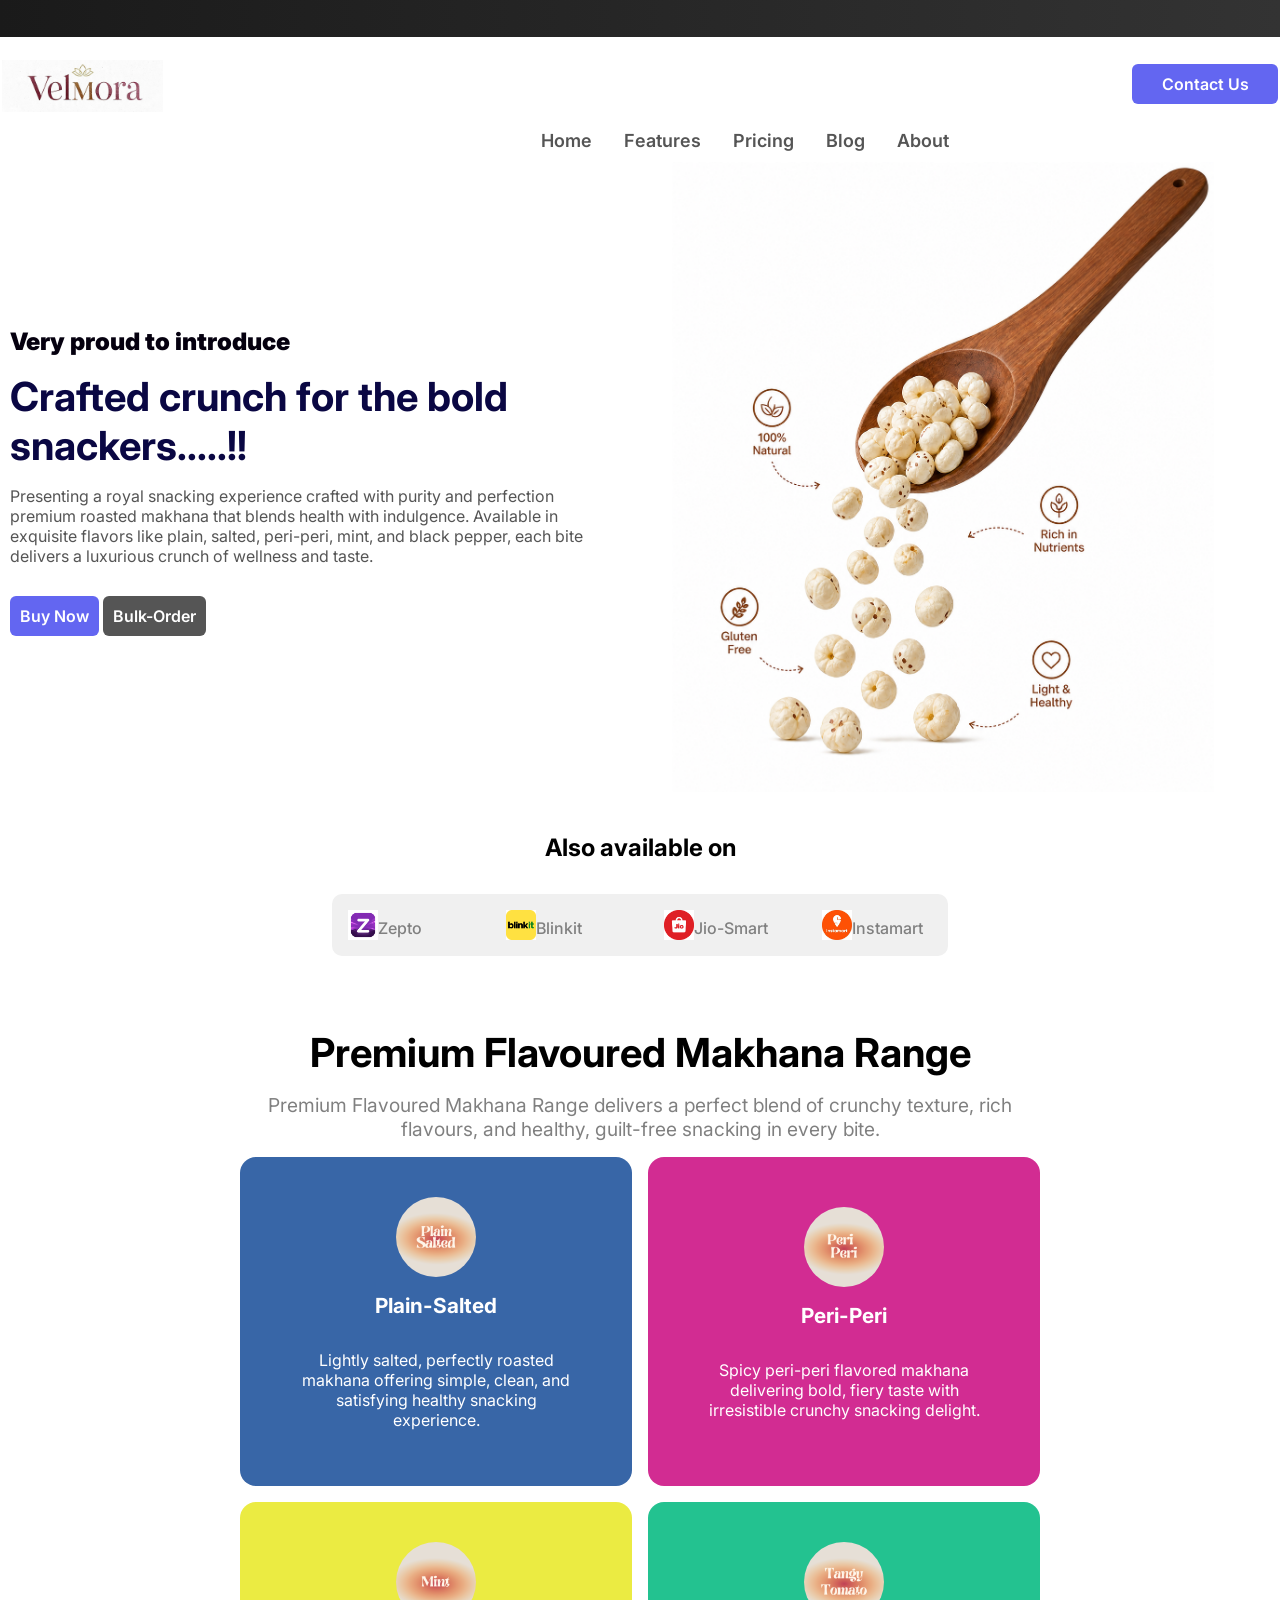
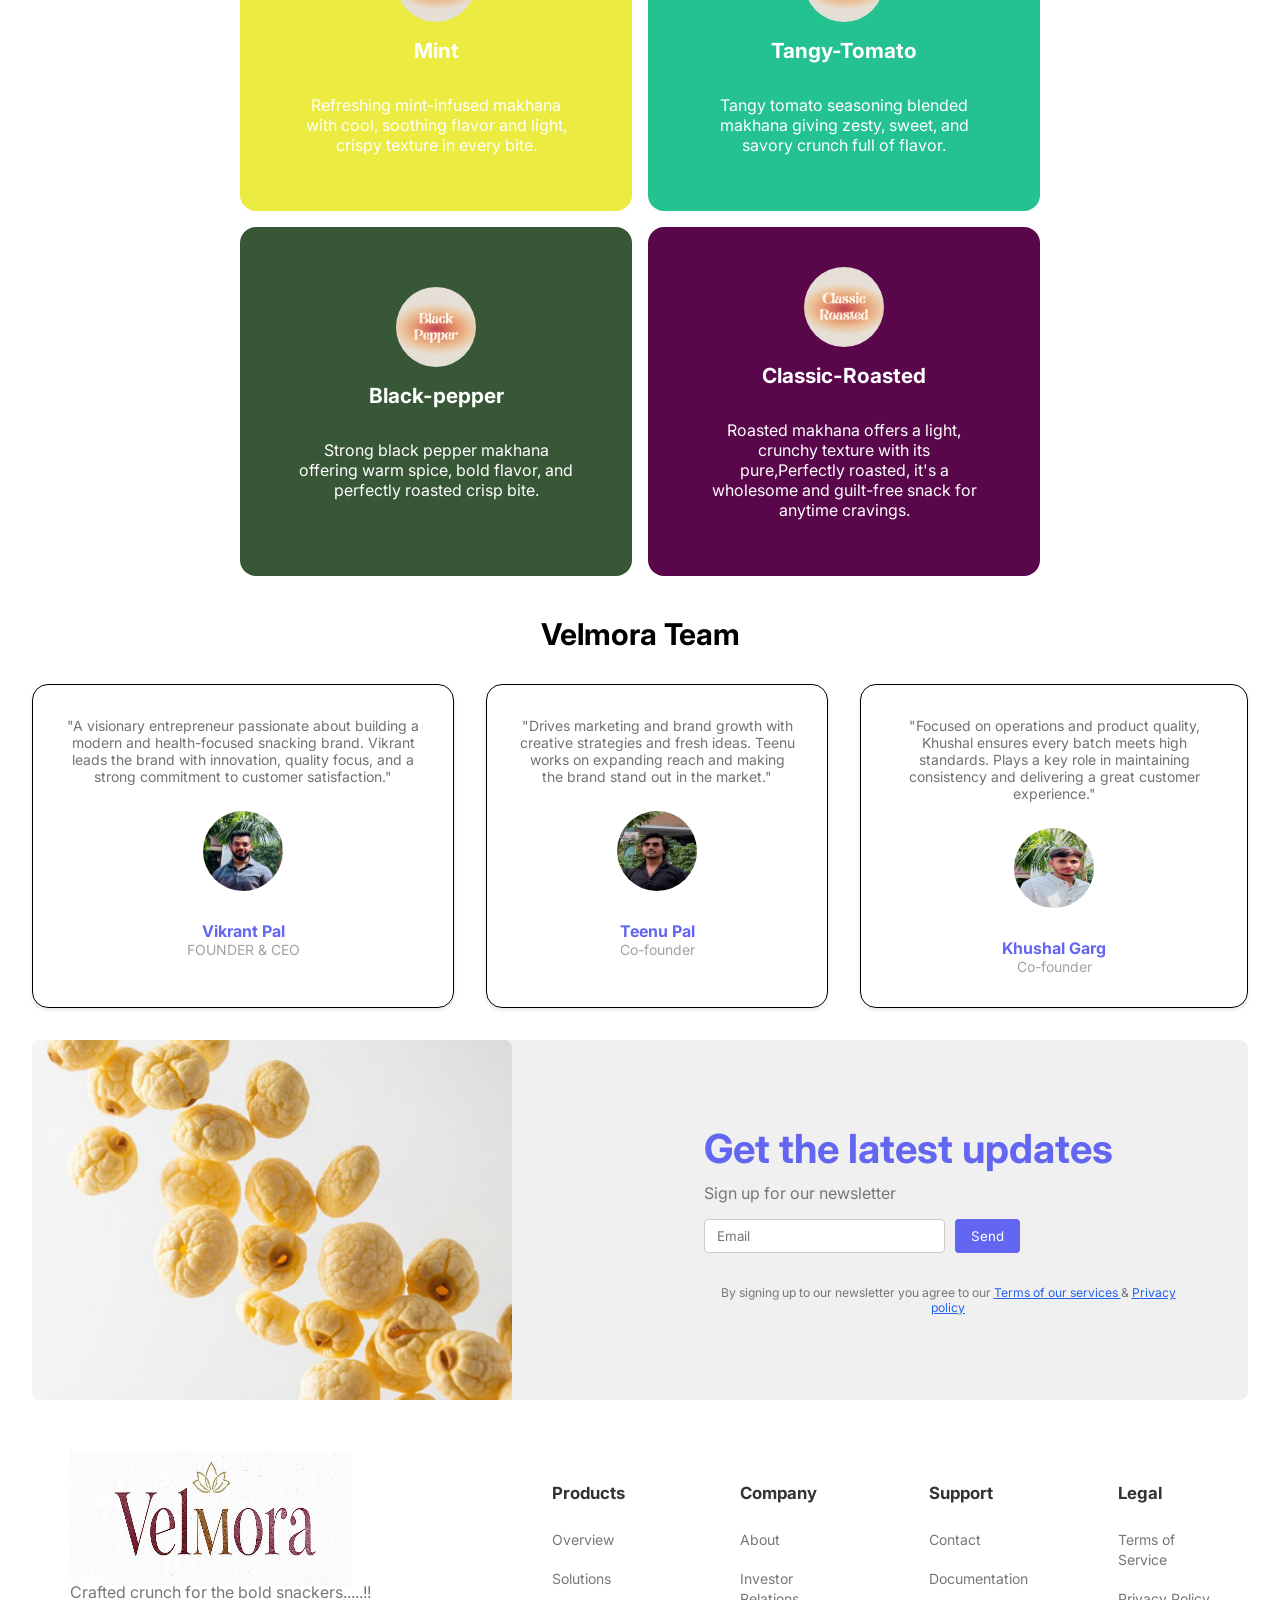
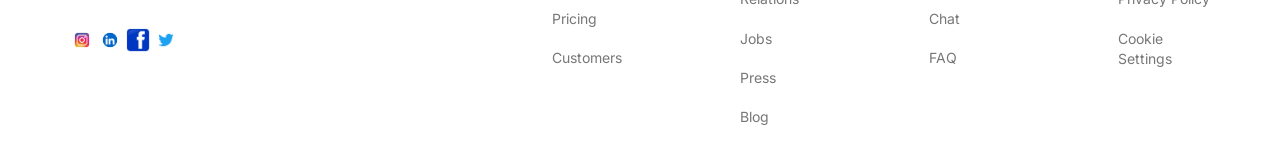
<file: index.html>
<!DOCTYPE html>
<html lang="en">
<head>
    <meta charset="UTF-8">
    <meta name="viewport" content="width=device-width, initial-scale=1.0">
    <title>Velmora</title>
    <link rel="stylesheet" href="style.css">
</head>
<body>
    <div class="header">
        <header class="header-content">
            <a href="#logo" class="logo">
                <img src="images/logo.jpeg" alt="logoImage" class="logo-icon"/>   
            </a>
            <nav class="nav">
                <a href="#home" class="nav-link">Home</a>
                <a href="features.html" class="nav-link">Features</a>
                <a href="pricing.html" class="nav-link">Pricing</a>
                <a href="blog.html" class="nav-link">Blog</a>
                <a href="about.html" class="nav-link">About</a>
            </nav>

            <a href="contact" class="contact-button">
                Contact Us
            </a>
            
            <div class="top-banner">
                <div class="scroll-text">
                    🚚 Free Delivery on Orders Above ₹499 &nbsp;&nbsp;&nbsp; | &nbsp;&nbsp;&nbsp;
                    🌿 100% Natural Makhana &nbsp;&nbsp;&nbsp; | &nbsp;&nbsp;&nbsp;
                    💥 Flat 20% OFF on First Order &nbsp;&nbsp;&nbsp; | &nbsp;&nbsp;&nbsp;
                    Velmora by young Entrepreneurs, Founder - Vikrant Pal, Co-founder - Teenu Singh and Khushal Garg. 
                </div>
            </div>
        </header>
    </div>

    <div class="content">
        <section class="main-section">
            <div class="content-left">
                <p class="section-label">Very proud to introduce</p>
                <h1 class="section-title">Crafted crunch for the bold snackers.....!!</h1>
                <p class="section-description">
                    Presenting a royal snacking experience crafted with purity and perfection premium
                    roasted makhana that blends health with indulgence. Available in exquisite flavors
                    like plain, salted, peri-peri, mint, and black pepper, each bite delivers a luxurious
                    crunch of wellness and taste.

                </p>
                <div class="button-group">
                    <a href="#start" class="start-button">Buy Now</a>
                    <a href="#tour" class="tour-button">Bulk-Order</a>
                </div>
            </div>

            <div class="content-right">

                <div class="image-container">
                    <img src="images/makhana.png" alt="sectionImage"  class="section-image" />
                </div>

            </div>

        </section>
    </div>

    <div class="company-container">
        <h2>Also available on</h2>
        <div class="company-grid">
            <div class="company-logo">
                <img src="images/zepto.jpg"  class="google-logo" />
                <span class="logo-text">Zepto</span>
            </div>

            <div class="company-logo">
                <img src="images/blinkit.png"  class="microsoft" />
                <span class="logo-text">Blinkit</span>
            </div>

            <div class="company-logo">
                <img src="images/jio-smart.png"  class="linkedln-logo" />
                <span class="logo-text">Jio-Smart</span>
            </div>

            <div class="company-logo">
                <img src="images/instamart.jpg" class="edu-logo" />
                <span class="logo-text">Instamart</span>
            </div>


        </div>
    </div>

    <div class="feature-container">
        <div class="feature-content">
            <div class="main-info">
                <h2 class="main-title">Premium Flavoured Makhana Range</h2>
                <p class="main-description">Premium Flavoured Makhana Range delivers
                 a perfect blend of crunchy texture, rich flavours, and healthy, guilt-free 
                 snacking in every bite.</p>
            </div>
            <div class="feature-grid">

                <!--card 1-->

                <div class="feature-card">
                    <div class="icon-container">
                        <img class="feature-svg" src="images/Plain.png" />
                    </div>
                    <div class="feature-info">
                        <div class="feature-title">
                            Plain-Salted
                        </div>
                        <div class="feature-description">
                            Lightly salted, perfectly roasted makhana offering simple,
                            clean, and satisfying healthy snacking experience.
                        </div>
                    </div>
                </div>


                <!--2-->


                <div class="feature-card">
                    <div class="icon-container">
                        <img class="feature-svg" src="images/peri-peri.png" />
                    </div>
                    <div class="feature-info">
                        <div class="feature-title">
                            Peri-Peri
                        </div>
                        <div class="feature-description">
                            Spicy peri-peri flavored makhana delivering bold, fiery
                            taste with irresistible crunchy snacking delight.
                        </div>
                    </div>
                </div>


                <!--3-->

                <div class="feature-card">
                    <div class="icon-container">
                        <img class="feature-svg" src="images/mint.png" />
                    </div>
                    <div class="feature-info">
                        <div class="feature-title">
                            Mint
                        </div>
                        <div class="feature-description">
                            Refreshing mint-infused makhana with cool, soothing flavor
                            and light, crispy texture in every bite.
                        </div>
                    </div>
                </div>


                <!--4-->

                <div class="feature-card">
                    <div class="icon-container">
                        <img class="feature-svg" src="images/tangy-tomato.png" />
                    </div>
                    <div class="feature-info">
                        <div class="feature-title">
                            Tangy-Tomato
                        </div>
                        <div class="feature-description">
                           Tangy tomato seasoning blended makhana giving zesty, sweet, and savory crunch full of flavor.
                        </div>
                    </div>
                </div>



                <!--5-->

                <div class="feature-card">
                    <div class="icon-container">
                        <img class="feature-svg" src="images/black-pepper.png" />
                    </div>
                    <div class="feature-info">
                        <div class="feature-title">
                            Black-pepper
                        </div>
                        <div class="feature-description">
                            Strong black pepper makhana offering warm spice, bold flavor,
                            and perfectly roasted crisp bite.
                        </div>
                    </div>
                </div>


                <!--6-->

                <div class="feature-card">
                    <div class="icon-container">
                        <img class="feature-svg" src="images/classic-roasted.png" />
                    </div>
                    <div class="feature-info">
                        <div class="feature-title">
                            Classic-Roasted
                        </div>
                        <div class="feature-description">
                            Roasted makhana offers a light, crunchy texture with its pure,Perfectly roasted,
                            it's a wholesome and guilt-free snack for anytime
                            cravings.

                        </div>
                    </div>
                </div>


            </div>
        </div>
    </div>

    <div class="testimonial-container">
        <div class="testimonial-content">
            <h2 class="testimonial-title">
                Velmora Team 
            </h2>
            <div class="testimonial-grid">

                <!--card 1-->

                <div class="testimonial-card">
                    <div class="testimonial-text">
                        "A visionary entrepreneur passionate about building a modern and 
                        health-focused snacking brand. Vikrant leads the brand with innovation, 
                        quality focus, and a strong commitment to customer satisfaction."
                    </div>
                    <div class="testimonial-avatar">
                        <img src="images/founder.jpeg"  />
                    </div>
                    <div class="testimonial-details">
                        <h3 class="testimonial-name" >
                            Vikrant Pal
                        </h3>
                        <p class="testimonial-desc">
                            FOUNDER & CEO
                        </p>
                    </div>
                </div>

                <!--card 2-->

                <div class="testimonial-card">
                    <div class="testimonial-text">
                        "Drives marketing and brand growth with creative strategies 
                        and fresh ideas. Teenu works on expanding reach and making 
                        the brand stand out in the market."
                    </div>
                    <div class="testimonial-avatar">
                        <img src="images/cofounder.jpeg"  />
                    </div>
                    <div class="testimonial-details">
                        <h3 class="testimonial-name" >
                            Teenu Pal
                        </h3>
                        <p class="testimonial-desc" >
                            Co-founder
                        </p>
                    </div>
                </div>

                <!--card 3-->

                <div class="testimonial-card">
                    <div class="testimonial-text">
                        "Focused on operations and product quality, Khushal ensures
                        every batch meets high standards. Plays a key role in maintaining
                        consistency and delivering a great customer experience."
                    </div>
                    <div class="testimonial-avatar">
                        <img src="images/cofounder2.jpeg"  />
                    </div>
                    <div class="testimonial-details">
                        <h3 class="testimonial-name" >
                            Khushal Garg 
                        </h3>
                        <p class="testimonial-desc" >
                            Co-founder
                        </p>
                    </div>
                </div>

                
            </div>
        </div>
    </div>

    <div class="newsletter-container">
        <div class="newsletter-content">

            <!--left part-->

            <div class="news-left">
                <img class="img-left" src="images/newsletter.jpg" loading="lazy" alt="news-img"/>
            </div>

            <!--right part-->

            <div class="news-right">

                <div class="news-info">
                <h2 class="news-title">
                    Get the latest updates
                </h2>
                <p class="news-desc">
                    Sign up for our newsletter
                </p>
            </div>
            
            <form class="news-form">
                <input class="news-email" placeholder="Email" />
                <button class="news-send-button">
                    Send
                </button>
            </form>

            <div class="privacy-policy">
                By signing up to our newsletter you agree to our
                <a class="news-link" href="#">
                    Terms of our services
                </a>
                &
                <a class="news-link" href="#">
                    Privacy policy
                </a>
            </div>

            </div>
        </div> 
    </div>

    <div class="footer-container">
        <footer class="footer" >
            <div class="footer-top">

                <div class="comp-logo" >
                    <a class="logo-link" href="#">
                        <img class="logo-svg" src="images/logo.jpeg"/>
                    </a>
                </div>
                    <p class="filler-text">
                        Crafted crunch for the bold snackers.....!!
                    </p>
                    <div class="socials">
                        <a class="social-link">
                            <img src="images/instagram.jpg" class="social-icon"/>
                        </a>
                        <a class="social-link">
                            <img src="images/download.png" class="social-icon"/>
                        </a>
                        <a class="social-link">
                            <img src="images/fb.png" class="social-icon"/>
                        </a>
                        <a class="social-link">
                            <img src="images/twitter.png" class="social-icon"/>
                        </a>
                    </div>
                </div>
            <div class="footer-grid">

                 <!-- column 1 -->
                <div class="footer-grid-column">
                            <div class="footer-grid-heading">
                                Products
                            </div>
                            <ul class="footer-links-list">
                                <li>
                                    <a href="#overview" class="footer-link">Overview</a>
                                </li>
                                <li>
                                    <a href="#overview" class="footer-link">Solutions</a>
                                </li>
                                <li>
                                    <a href="#overview" class="footer-link">Pricing</a>
                                </li>
                                <li>
                                    <a href="#overview" class="footer-link">Customers</a>
                                </li>
                            </ul>
                </div>
                        <!-- column 2 -->
                <div class="footer-grid-column">
                            <div class="footer-grid-heading">
                                Company
                            </div>
                            <ul class="footer-links-list">
                                <li>
                                    <a href="#overview" class="footer-link">About</a>
                                </li>
                                <li>
                                    <a href="#overview" class="footer-link">Investor Relations</a>
                                </li>
                                <li>
                                    <a href="#overview" class="footer-link">Jobs</a>
                                </li>
                                <li>
                                    <a href="#overview" class="footer-link">Press</a>
                                </li>
                                <li>
                                    <a href="#overview" class="footer-link">Blog</a>
                                </li>
                            </ul>
                </div>
                        <!-- column 3 -->
                <div class="footer-grid-column">
                            <div class="footer-grid-heading">
                                Support
                            </div>
                            <ul class="footer-links-list">
                                <li>
                                    <a href="#overview" class="footer-link">Contact</a>
                                </li>
                                <li>
                                    <a href="#overview" class="footer-link">Documentation</a>
                                </li>
                                <li>
                                    <a href="#overview" class="footer-link">Chat</a>
                                </li>
                                <li>
                                    <a href="#overview" class="footer-link">FAQ</a>
                                </li>
                            </ul>
                </div>
                        <!-- column 4 -->
                <div class="footer-grid-column">
                            <div class="footer-grid-heading">
                                Legal
                            </div>
                            <ul class="footer-links-list">
                                <li>
                                    <a href="#overview" class="footer-link">Terms of Service</a>
                                </li>
                                <li>
                                    <a href="#overview" class="footer-link">Privacy Policy</a>
                                </li>
                                <li>
                                    <a href="#overview" class="footer-link">Cookie Settings</a>
                                </li>
                                
                            </ul>
                </div>
            </div>
        </footer>
    </div>

</body>
</html>
</file>
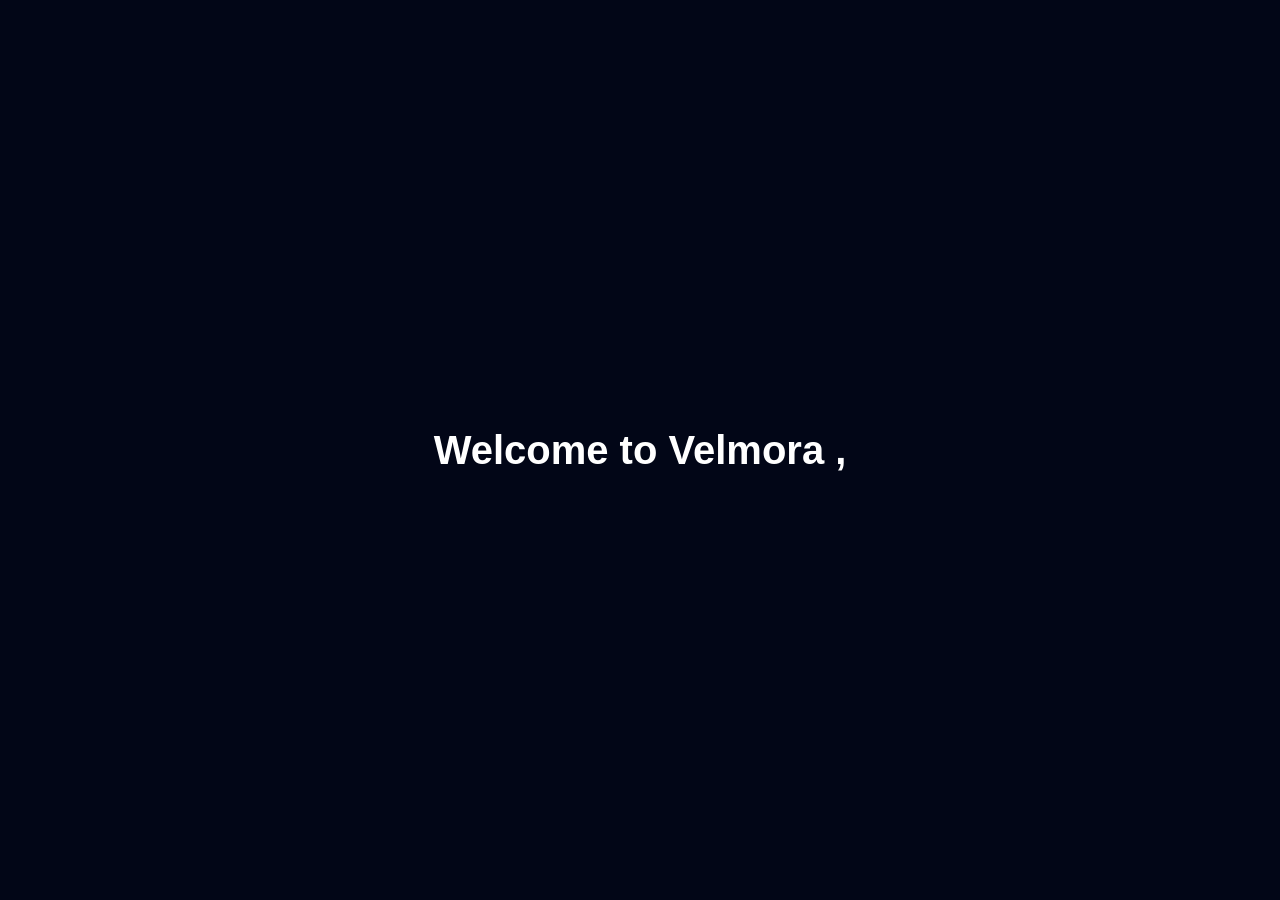
<file: about.html>
<!DOCTYPE html>
<html lang="en">
<head>
    <meta charset="UTF-8">
    <meta name="viewport" content="width=device-width, initial-scale=1.0">
    <title>About</title>
    <link rel="stylesheet" href="style4.css">
    
</head>
<body>

    <div class="about-container">
        <h1 id="animatedText"></h1>
    </div>

    <script src="script4.js"></script>
</body>
</html>
</file>
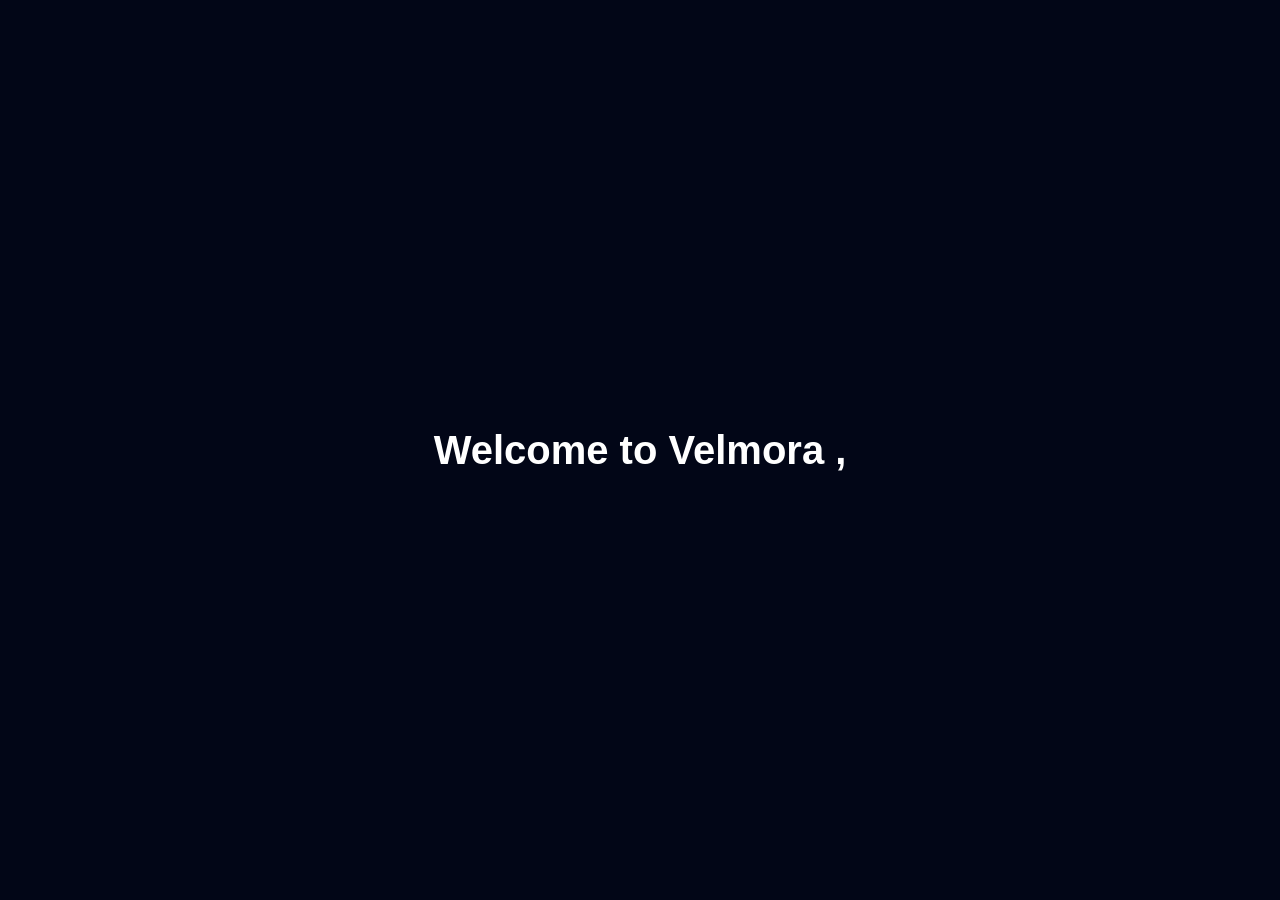
<file: blog.html>
<!DOCTYPE html>
<html lang="en">
<head>
    <meta charset="UTF-8">
    <meta name="viewport" content="width=device-width, initial-scale=1.0">
    <title>Blog</title>
    <link rel="stylesheet" href="style3.css">
    
</head>
<body>

    <div class="blog-container">
        <h1 id="animatedText"></h1>
    </div>

    <script src="script3.js"></script>
</body>
</html>
</file>
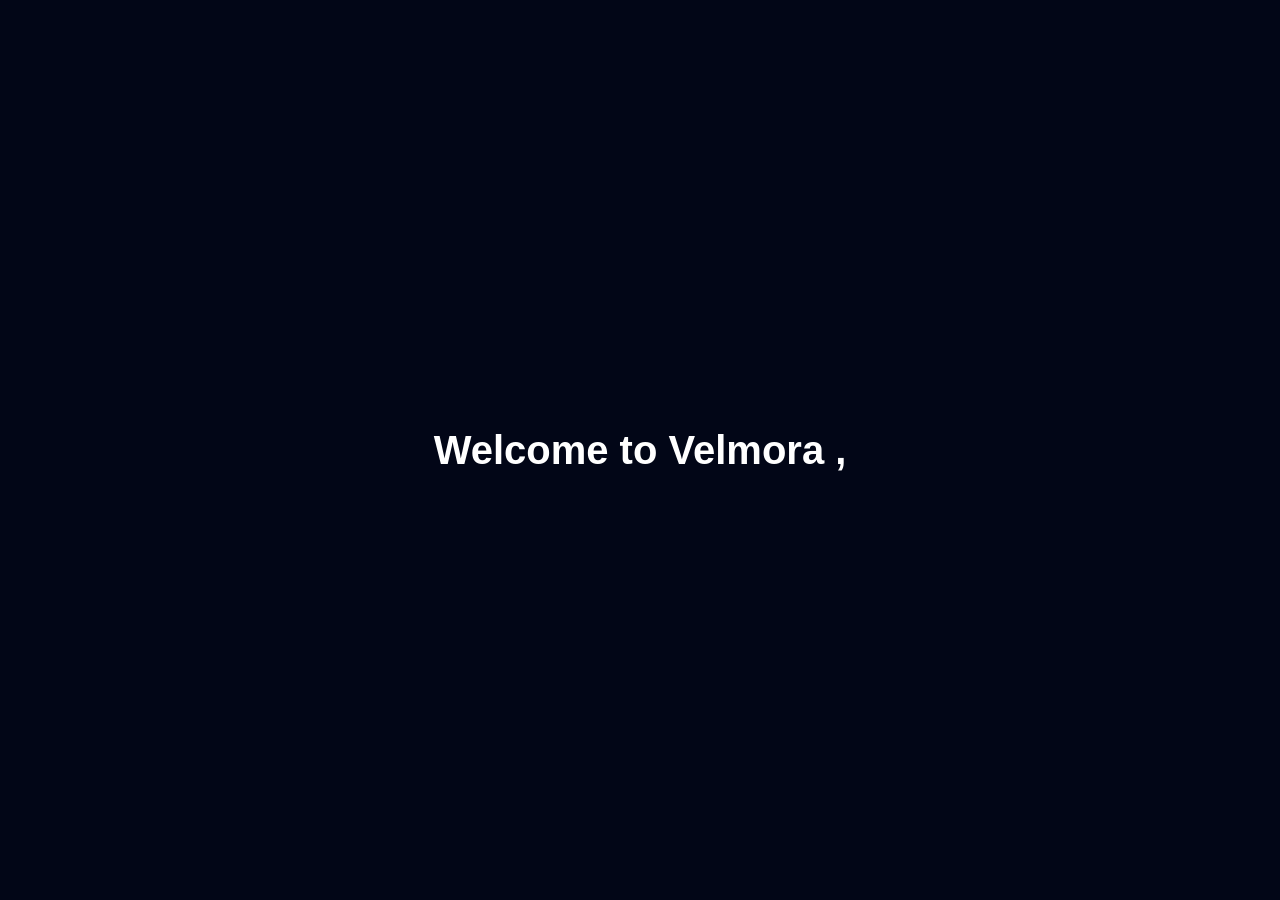
<file: features.html>
<!DOCTYPE html>
<html lang="en">
<head>
    <meta charset="UTF-8">
    <meta name="viewport" content="width=device-width, initial-scale=1.0">
    <title>Features</title>
    <link rel="stylesheet" href="style1.css">
    
</head>
<body>

    <div class="features-container">
        <h1 id="animatedText"></h1>
    </div>

    <script src="script1.js"></script>
</body>
</html>
</file>
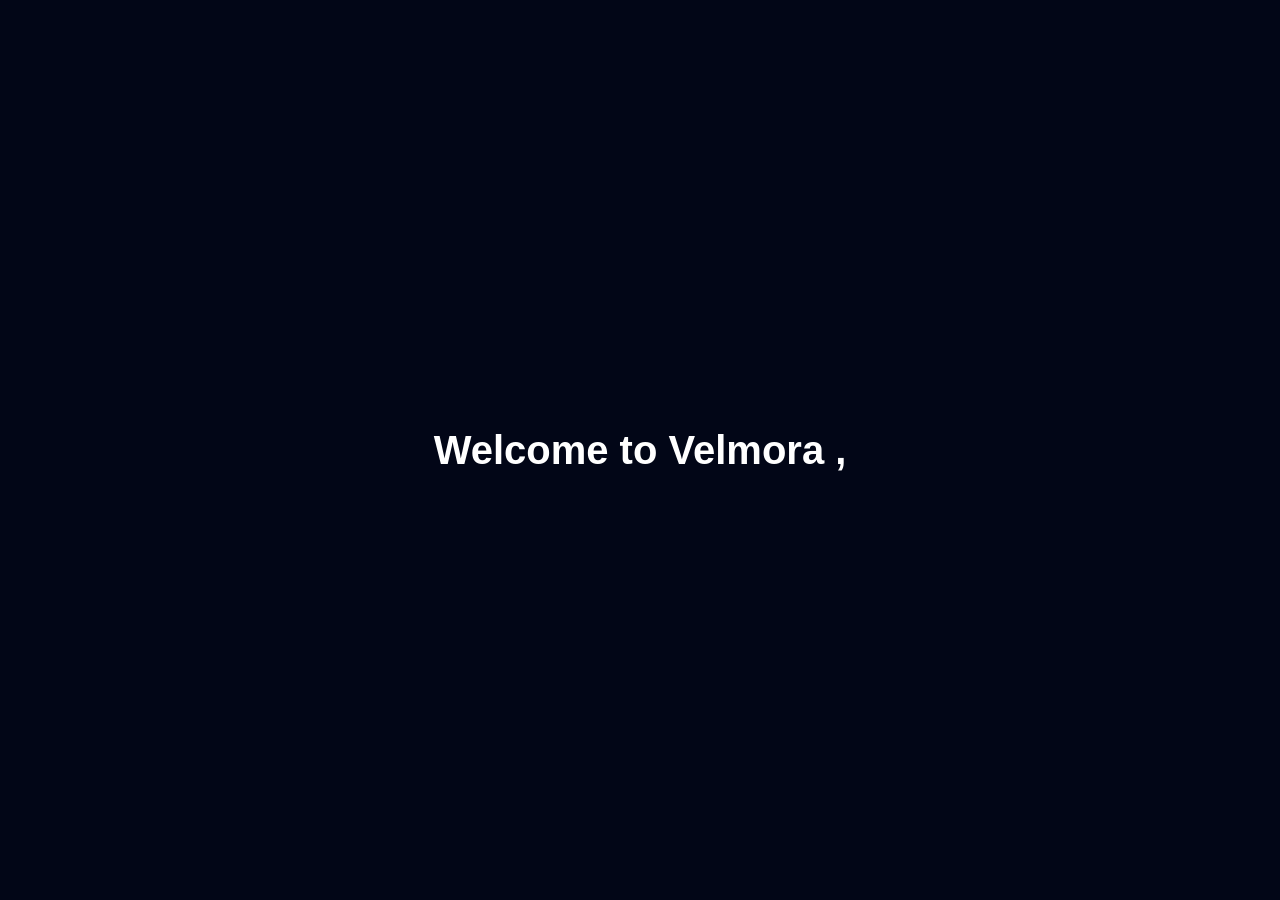
<file: pricing.html>
<!DOCTYPE html>
<html lang="en">
<head>
    <meta charset="UTF-8">
    <meta name="viewport" content="width=device-width, initial-scale=1.0">
    <title>Pricing</title>
    <link rel="stylesheet" href="style2.css">
    
</head>
<body>

    <div class="pricing-container">
        <h1 id="animatedText"></h1>
    </div>

    <script src="script2.js"></script>
</body>
</html>
</file>
<file: style.css>
@import url('https://fonts.googleapis.com/css2?family=Inter:wght@100;200;400;500;600;700&display=swap');


:root {
    --primary-color:#6366F1;
    --accent-color: #3f83f8;
    --text-color: #333333;
    --link-color: #2563eb;
    --background-color: #ffffff;
    --light-gray: #f0f0f0;
    --gray: #808080;
    --dark-gray: #555;
}

*{
    margin: 0;
    padding: 0;
    font-family: 'Inter' , sans-serif;
    text-decoration: none;
}


body{
    height: 100vh;
    text-align: center;
    background-color: white;
    overflow-x: hidden;
}



.header-content{
    max-width: 1580px;
    margin: 0 auto;
    display: flex;
    justify-content: space-between;
    align-items: center;
    padding: 0.1rem;
} 

.top-banner {
  width: 100%;
  background: linear-gradient(90deg, #1a1a1a, #333);
  color: #fff;
  overflow: hidden;
  white-space: nowrap;
  position: fixed; 
  top: 0;
  left: 0;
  z-index: 1000;
  padding: 8px 0;
  font-size: 18px;
  font-weight: 500;
}

.scroll-text {
  display: inline-block;
  padding-left: 100%;
  animation: scrollLeft 20s linear infinite;
}

@keyframes scrollLeft {
  0% {
    transform: translateX(0%);
  }
  100% {
    transform: translateX(-100%);
  }

}

.logo{
    display: flex;
    align-items: center;
    font-size: 1.5rem;
    font-weight: bold;
    color: var(--text-color);
    text-decoration: none;
    gap: 0.625rem;
    margin-top: 20px;
}

.logo-icon{
    
    width: 30%;
    height: auto;
}

.logo-text{
    font-size: 1.625rem;
}

.nav{
    display: flex;
    gap: 2rem;
    margin-top: 8rem;
    width: 70%;
}

.nav-link{
    color: var(--dark-gray);
    font-size: 1.125rem;
    font-weight: 600;
    transform: color 0.1s;
}

.nav-link:hover{
    color: var(--link-color);
}

.contact-button{
    margin-top: 15px;
    border: none;
    border-radius: 0.375rem;
    width: 15%;
    background-color: var(--primary-color);
    color: var(--background-color);
    padding: 10px;
    transform: all 0.1s;
    font-size: 1rem;
    font-weight: 600;   
}

.contact-button:hover{
    background-color: #5254f8;
}


.main-section{
    max-width: 1280px;
    display: flex;
    flex-direction: column;
    gap: 2rem;
    padding: 0.6rem;
    align-items: center;
    margin: 0 auto;
}

.content-left{
    text-align: center;
    animation: slideFromLeft 1s ease forwards;
    opacity: 0;
}


@keyframes slideFromLeft {

    0%{
        opacity: 0;
        transform: translateX(-100%);
    }

    100%{
        opacity: 1;
        transform: translateX(0);
    }

}

.section-label{
    font-size: 1.5rem;
    font-weight: 900;
    color: rgb(5, 0, 15);
    font-size: 1.5rem;
}

.section-title{
    font-size: 2.5rem;
    padding: 1rem;
    color: rgb(10, 7, 67);
    font-size: 2.5rem;
}

.section-description{
    font-size: 1rem;
    color: var(--dark-gray);
    width: 92%;
}

.start-button,
.tour-button{
    
    border: none;
    border-radius: 0.375rem;
    background-color: var(--primary-color);
    color: var(--background-color);
    padding: 10px;
    transform: all 0.1s;
    font-size: 1rem;
    font-weight: 600;

}

.tour-button{
    background-color: var(--dark-gray);
}


.start-button:hover{
    background-color: var(--text-color);
}


.tour-button:hover{
    background-color: black
}

.content-right{
    display: flex;
    align-items: center;
    justify-content: center;
}

.image-container{
    height: 70vh;
    border: none;
   /* border-radius: 50%;*/
    overflow: hidden;
}

.section-image{
    height: 100%;
    width: 100%;
}


@media screen and (min-width:768px) {
    .main-section{
        flex-direction: row;
    }

    .content-left{
        max-width: 50%;
        text-align: left;
    }

    .section-title{
        padding-left: 0;
    }
    
    .button-group{
        justify-content: start;
        padding-top: 2.5rem;
        padding-left: 0;
    }
}

.company-container{
    display: flex;
    flex-direction: column;
    justify-content: center;
    align-items: center;
    margin-top: 2rem;
}

.company-grid{
    display: flex;
    justify-content: space-between;
    align-items: center;
    flex-wrap: nowrap;
    grid-template-columns: repeat(2,1fr);
    gap: 3rem;
    padding: 1rem;
    background-color: var(--light-gray);
    border: none;
    border-radius: 0.625rem;
    margin-top: 2rem;
    margin-bottom: 2rem;
}

.company-logo{
    font-size: 1rem;
    font-weight: 500;
    color: var(--gray);
    display: flex;
    text-align: center;
    width: 110px;
    height: 30px;
    object-fit: contain;
}

.logo-text{
    display: block;
    margin-top: 8px;
    font-size: 16px;
}

.company-logo:hover{
    transform: translateY(-8px);
    box-shadow: 0 10px 25px rgba(0, 0, 0, 0.1);
}

.feature-container{
    background-color:white;
    padding: 2.5rem 0;
    text-align: center;
}

.main-info{
    display: flex;
    flex-direction: column;
    gap: 1rem;
}

.feature-content{
    max-width: 800px;
    margin: 0 auto;
    padding: 0 2rem;
}

.main-title{
    font-size: 2.5rem;
}

.main-description{
    color: var(--gray);
    font-size: 1.2rem;
}

.feature-grid{
    display: grid;
    gap: 1rem;
    grid-template-columns: repeat(2,1fr);
    margin-top: 1rem;
}

.feature-card{
    display: flex;
    flex-direction: column;
    justify-content: center;
    align-items: center;
    background-color: #57595b;
    padding: 3.5rem;
    border-radius: 1rem;
}

.feature-info{
    display: flex;
    flex-direction: column;
    gap: 2rem;
}

.icon-container{
    background-color: var(--background-color);
    height: 3rem;
    width: 3rem;
    display: flex;
    justify-content: center;
    align-items: center;

}

.feature-svg{
    width: 5rem;
    height: 5rem;
    border-radius: 50%;
}

.feature-title{
    color: var(--background-color);
    padding-top: 2rem;
    font-weight: bold;
    font-size: 1.3rem;
}

.feature-description{
    color: var(--background-color);
}

.feature-card:nth-child(1){
    background-color: rgb(56, 102, 167);
}

.feature-card:nth-child(2){
    background-color: rgb(210, 44, 146);
}

.feature-card:nth-child(3){
    background-color: rgb(235, 235, 66);
}

.feature-card:nth-child(4){
    background-color: rgb(35, 194, 144);
}

.feature-card:nth-child(5){
    background-color: rgb(55, 87, 55);
}

.feature-card:nth-child(6){
    background-color: rgb(90, 6, 75);
} 

.testimonial-container{
    background-color: var(--background-color);
    padding: 0 2rem;
    margin: 0 auto;
    max-width: 1280px;
}

.testimonial-content{
    display: flex;
    flex-direction: column;
    align-items: center;
    gap: 2rem;
}

.testimonial-title{
    font-size: 1.875rem;
    font-weight: bold;
}

.testimonial-grid{
    display: flex;
    grid-template-columns: repeat(auto-fill, minmax(300px, 1fr));
    gap: 2rem;
}

.testimonial-card{
    display: flex;
    flex-direction: column;
    border: 1px solid black;
    border-radius: 1rem;
    box-shadow: 0 2px 4px rgba(0, 0, 0, 0.1);
    padding: 2rem;
    gap: 1.6rem;
    transition: transform 0.3s, ease, box-shadow 0.3s, ease;

}

.testimonial-card:hover{
    transform: scale(1.05);
    box-shadow: 0 4px 8px rgba(0, 0, 0, 0.2);
    border: 1px solid blue;

}

.testimonial-avatar img{
    height: 5rem;
    width: 5rem;
    border-radius: 50%;
}

.testimonial-text{
    color: rgb(118, 112, 112);
    font-size: 0.875rem;
}

.testimonial-name{
    color: var(--primary-color);
    font-size: 1rem;
}

.testimonial-desc{
    font-size: 0.875rem;
    color: rgb(163, 162, 162);
}
.newsletter-container{
    background-color: var(--background-color);
    padding: 2rem;
    max-width: 1480px;
    height: 50vh;
    margin: 0 auto;
}
.newsletter-content{
    display: flex;
    flex-direction: row;
    gap: 2rem;
    background-color: var(--light-gray);
    height: 100%;
    border-radius: 8px;
    align-items: center;
}
.news-left{
    display: flex;
    justify-content: space-between;
    height: 100%;
    width: 100%;
}
.news-left img{ 
    width: 100%;
    height: 100%;
    object-position: center;
    border-radius: 8px;
}
.news-info{
    display: flex;
    flex-direction: column;
    width: 100%;
    height: auto; 
    gap: 10px;
}
.news-right{
    display: flex;
    flex-direction: column;
    justify-content: center;
    gap: 1rem;
    padding: 2rem;
    justify-content: center;
    align-items: flex-start;
    width: 50%;
}


.footer-container{
    background-color: var(--background-color);
    margin: 0 auto;
    padding: 0 2rem;
    display: flex;
    flex-direction: column;
    max-width: 1280px;
}

.footer{
    max-width: 1280px;
    padding: 1rem;
    text-align: left;
    display: flex;
    justify-content: space-between;
}

.footer-top{
    width: 34%;
    display: flex;
    flex-direction: column;
    gap: 1rem;
}

.logo-svg{
    width: 2rem;
    height: 6.3rem;
}

.comp-logo{
    display: flex;
    justify-content: flex-start;
}

.logo-link{
    display: flex;
    justify-content: center;
    align-items: center;
    gap: 0.8rem;
    font-size: 1.5rem;
}

.social-icon{
    width: 1.5rem;
    height: 1.5rem;
}

.filler-text{
    font-size: 1rem;
    color: #777;
}

.newsletter-container{
    background-color: var(--background-color);
    max-width: 1280px;
    height: 40vh;
    margin: 0 auto;
}

.newsletter-content{
    display: flex;
    flex-direction: row;
    background-color: var(--light-gray);
    height: 100%;
    border-radius: 8px;
    overflow: hidden;
}

.news-left{
    height: 100%;
    width: 50%;
    display: none;
    position: relative;
}
.news-left img{
    position: absolute;
    inset: 0;
    width: 30rem;
    height: 25rem;
    object-fit: cover;
    object-position: center;
}

.news-right{
    display: flex;
    flex-direction: column;
    gap: 1rem;
    padding: 0.5rem;
    justify-content: center;
    align-items: flex-start;
    width: 98%;
}

@media screen and (min-width:640px) {
    .news-left{
        display: block;
        width: 50%;
    }
    .news-right{
        width: 50%;
    }
    .newsletter-container{
        padding: 2rem;
    }
}

.news-info{
    padding:0 3rem;
}

.news-title{
    font-size: 1.5rem;
    font-weight: bold;
    color: var(--primary-color);
    text-align: left;
}

.news-desc{
    text-align: left;
    color: #777;
}

.news-form{
    padding: 0 3rem;
    display: flex;
    flex-wrap: wrap;
    margin-bottom: 1rem;
    gap: 0.6rem;
}


.news-email{
    background-color: var(--background-color);
    /* width: 100%; */
    color: #333;
    outline: none;
    border: 1px solid #ccc;
    border-radius: 4px;
    padding: 0.5rem 0.75rem;
}

.news-email:focus{
    border-color: #2563eb;
    box-shadow: 0 4px 8px rgba(0,0,0,0.3);
}

.news-send-button{
    background-color: var(--primary-color);
    color: var(--background-color);
    border: none;
    border-radius: 0.25rem;
    padding: 0.5rem 1rem;
}

.news-send-button:hover{
    background-color: var(--link-color);
}

.privacy-policy{
    font-size: 0.76rem;
    padding: 0 3rem;
    color: #777;
}

.news-link{
    text-decoration: underline;
    color: #2563eb;
}

@media screen and (min-width:640px) {
    .news-title{
        font-size: 2.5rem;
    }
}

.footer-container{
    background-color: var(--background-color);
    margin: 0 auto;
    padding: 0 2rem;
    display: flex;
    flex-direction: column;
    max-width: 1280px;
}

.footer{
    max-width: 1280px;
    padding:1.2rem 2.4rem;
    text-align: left;
    display: flex;
    justify-content: space-between;
    padding-right: 2rem;
}

.footer-top{
    width: 34%;
    display: flex;
    flex-direction: column;
    gap: 1.65rem;
}

.logo-svg{
    width: 22vw;
    height: 15vh;
}

.comp-logo{
    display: flex;
    justify-content: flex-start;
    margin-bottom: -1.9rem;
}
.logo-link{
    display: flex;
    justify-content: center;
    align-items: center;
    gap: 0.8rem;
    font-size: 1.28rem;
    font-weight: bold;
    color: black;
}
.social-icon{
    width: 1.5rem;
    height: 1.5rem;
}
.filler-text{
    font-size: 1rem;
    color: #777;
}
.social{
    display: flex;
    gap: 0.8rem;
}
.footer-grid{
    display: grid;
    grid-template-columns: repeat(4, 1fr);
    width: 58%;
    grid-gap: 5.67rem;
    padding-top: 2rem;
}

.footer-grid-heading{
    font-size: 1.05rem;
    font-weight: bold;
    color: var(--text-color);
}

ul{
    list-style-type: none;
}
.footer-link{
    color: #777;
    font-size: 0.875rem;
}
.footer-links-list{
    display: flex;
    flex-direction: column;
    gap: 1.2rem;
}
.footer-grid-heading{
    margin-bottom: 1.65rem;
}

.footer-copyright{
    color: var(--gray);
    font-size: 0.75rem;
    padding-bottom: 2rem;
    margin-top: 2rem;
    padding-top: 1.15rem;
    border-top: 1px solid #E5E7EB;
}

@media screen and (max-width:1080px) {
    .footer{
        flex-direction: column;
        align-items: center;
    }
    .footer-top{
        padding-left: 10rem;
    }
    .footer-grid{
        align-self: center;
        justify-content: space-evenly;
    }
}

@media screen and (max-width:850px) {
    .footer-top{
        padding-left: 1rem;
    }
    .footer-grid{
        grid-template-columns: repeat(2,1fr);
    }
}
</file>
<file: style4.css>
body {
    margin: 0;
    font-family: Arial, sans-serif;
}

/* Navbar */
.header {
    background-color: #0f172a;
    padding: 15px;
}

.header-content {
    display: flex;
    justify-content: space-between;
    align-items: center;
}

.nav-link {
    color: white;
    margin: 0 10px;
    text-decoration: none;
}

.nav-link:hover {
    color: #38bdf8;
}

/* Features Page */
.about-container {
    height: 100vh;
    display: flex;
    justify-content: center;
    align-items: center;
    background-color: #020617;
    color: white;
}

h1 {
    font-size: 2.5rem;
}
</file>
<file: style3.css>
body {
    margin: 0;
    font-family: Arial, sans-serif;
}

/* Navbar */
.header {
    background-color: #0f172a;
    padding: 15px;
}

.header-content {
    display: flex;
    justify-content: space-between;
    align-items: center;
}

.nav-link {
    color: white;
    margin: 0 10px;
    text-decoration: none;
}

.nav-link:hover {
    color: #38bdf8;
}

/* Features Page */
.blog-container {
    height: 100vh;
    display: flex;
    justify-content: center;
    align-items: center;
    background-color: #020617;
    color: white;
}

h1 {
    font-size: 2.5rem;
}
</file>
<file: style1.css>
body {
    margin: 0;
    font-family: Arial, sans-serif;
}

/* Navbar */
.header {
    background-color: #0f172a;
    padding: 15px;
}

.header-content {
    display: flex;
    justify-content: space-between;
    align-items: center;
}

.nav-link {
    color: white;
    margin: 0 10px;
    text-decoration: none;
}

.nav-link:hover {
    color: #38bdf8;
}

/* Features Page */
.features-container {
    height: 100vh;
    display: flex;
    justify-content: center;
    align-items: center;
    background-color: #020617;
    color: white;
}

h1 {
    font-size: 2.5rem;
}
</file>
<file: style2.css>
body {
    margin: 0;
    font-family: Arial, sans-serif;
}

/* Navbar */
.header {
    background-color: #0f172a;
    padding: 15px;
}

.header-content {
    display: flex;
    justify-content: space-between;
    align-items: center;
}

.nav-link {
    color: white;
    margin: 0 10px;
    text-decoration: none;
}

.nav-link:hover {
    color: #38bdf8;
}

/* Features Page */
.pricing-container {
    height: 100vh;
    display: flex;
    justify-content: center;
    align-items: center;
    background-color: #020617;
    color: white;
}

h1 {
    font-size: 2.5rem;
}

.price-variety {
    border-radius: 1rem;
     height: 100vh;
    display: flex;
    justify-content: center;
    align-items: center;
    background-color: #020617;
    color: white;
}
</file>
